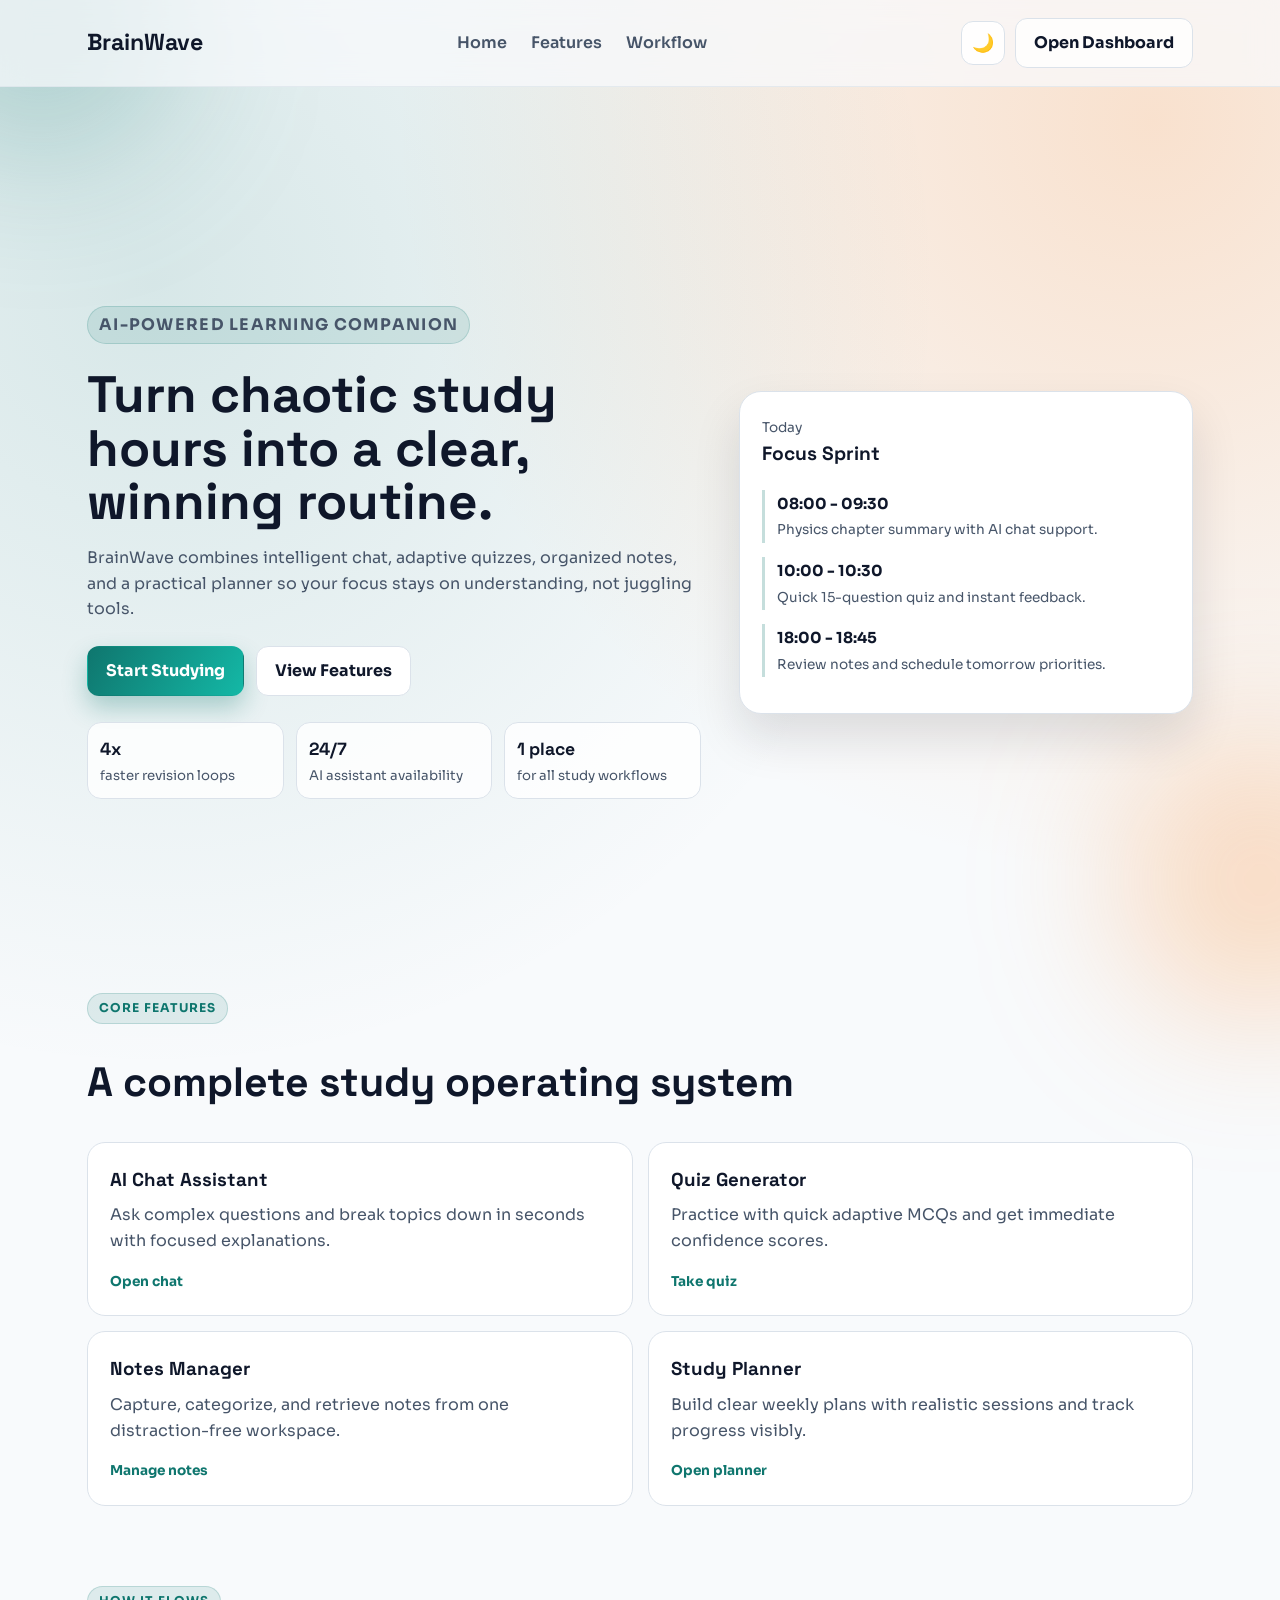
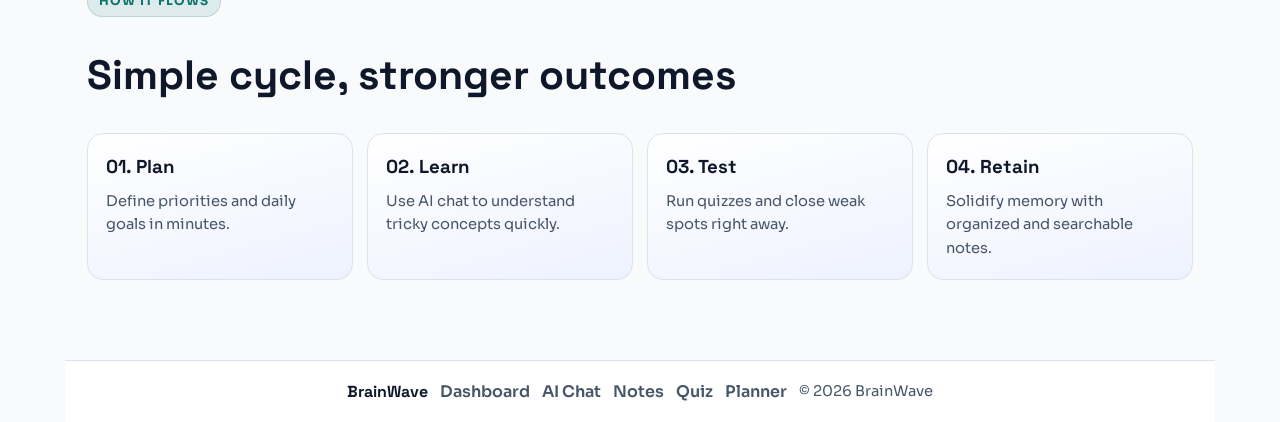
<file: index.html>
<!DOCTYPE html>
<html lang="en">
<head>
  <meta charset="UTF-8" />
  <meta name="viewport" content="width=device-width, initial-scale=1.0" />
  <title>BrainWave AI</title>

  <link rel="stylesheet" href="css/style.css" />
  <link rel="preconnect" href="https://fonts.googleapis.com">
  <link rel="preconnect" href="https://fonts.gstatic.com" crossorigin>
  <link href="https://fonts.googleapis.com/css2?family=Space+Grotesk:wght@400;500;700&family=Sora:wght@400;600;700&display=swap" rel="stylesheet">
  <link rel="stylesheet" href="css/footer.css">
</head>
<body>
  <div class="orb orb-one"></div>
  <div class="orb orb-two"></div>

  <header class="site-header">
    <nav class="navbar">
      <a class="logo" href="index.html">BrainWave</a>

      <ul class="nav-links">
        <li><a href="#home">Home</a></li>
        <li><a href="#features">Features</a></li>
        <li><a href="#workflow">Workflow</a></li>
      </ul>

      <div class="nav-actions">
        <button id="themeToggle" class="theme-toggle" type="button" aria-label="Toggle theme" title="Toggle theme">
          <span id="themeIcon" aria-hidden="true">🌙</span>
        </button>
        <a href="dashboard.html" class="btn ghost">Open Dashboard</a>
      </div>
    </nav>
  </header>

  <main>
    <section class="hero" id="home">
      <div class="hero-text reveal-up">
        <p class="eyebrow">AI-Powered Learning Companion</p>
        <h1>Turn chaotic study hours into a clear, winning routine.</h1>
        <p>
          BrainWave combines intelligent chat, adaptive quizzes, organized notes,
          and a practical planner so your focus stays on understanding, not juggling tools.
        </p>

        <div class="hero-buttons">
          <a href="dashboard.html" class="btn primary">Start Studying</a>
          <a href="#features" class="btn secondary">View Features</a>
        </div>

        <div class="hero-stats">
          <article>
            <h3>4x</h3>
            <p>faster revision loops</p>
          </article>
          <article>
            <h3>24/7</h3>
            <p>AI assistant availability</p>
          </article>
          <article>
            <h3>1 place</h3>
            <p>for all study workflows</p>
          </article>
        </div>
      </div>

      <div class="hero-panel reveal-up-delay">
        <div class="panel-head">
          <span>Today</span>
          <strong>Focus Sprint</strong>
        </div>
        <div class="timeline-item">
          <h4>08:00 - 09:30</h4>
          <p>Physics chapter summary with AI chat support.</p>
        </div>
        <div class="timeline-item">
          <h4>10:00 - 10:30</h4>
          <p>Quick 15-question quiz and instant feedback.</p>
        </div>
        <div class="timeline-item">
          <h4>18:00 - 18:45</h4>
          <p>Review notes and schedule tomorrow priorities.</p>
        </div>
      </div>
    </section>

    <section class="features" id="features">
      <div class="section-head">
        <p class="eyebrow">Core Features</p>
        <h2>A complete study operating system</h2>
      </div>

      <div class="feature-grid">
        <a class="feature-card" href="chat.html">
          <h3>AI Chat Assistant</h3>
          <p>Ask complex questions and break topics down in seconds with focused explanations.</p>
          <span>Open chat</span>
        </a>

        <a class="feature-card" href="quiz.html">
          <h3>Quiz Generator</h3>
          <p>Practice with quick adaptive MCQs and get immediate confidence scores.</p>
          <span>Take quiz</span>
        </a>

        <a class="feature-card" href="notes.html">
          <h3>Notes Manager</h3>
          <p>Capture, categorize, and retrieve notes from one distraction-free workspace.</p>
          <span>Manage notes</span>
        </a>

        <a class="feature-card" href="planner.html">
          <h3>Study Planner</h3>
          <p>Build clear weekly plans with realistic sessions and track progress visibly.</p>
          <span>Open planner</span>
        </a>
      </div>
    </section>

    <section class="workflow" id="workflow">
      <div class="section-head">
        <p class="eyebrow">How It Flows</p>
        <h2>Simple cycle, stronger outcomes</h2>
      </div>
      <div class="workflow-steps">
        <article>
          <h3>01. Plan</h3>
          <p>Define priorities and daily goals in minutes.</p>
        </article>
        <article>
          <h3>02. Learn</h3>
          <p>Use AI chat to understand tricky concepts quickly.</p>
        </article>
        <article>
          <h3>03. Test</h3>
          <p>Run quizzes and close weak spots right away.</p>
        </article>
        <article>
          <h3>04. Retain</h3>
          <p>Solidify memory with organized and searchable notes.</p>
        </article>
      </div>
    </section>
  </main>

  <footer class="site-footer">
    <div class="footer-inner">
      <a class="brand" href="index.html">BrainWave</a>
      <nav>
        <a href="dashboard.html">Dashboard</a>
        <a href="chat.html">AI Chat</a>
        <a href="notes.html">Notes</a>
        <a href="quiz.html">Quiz</a>
        <a href="planner.html">Planner</a>
      </nav>
      <div class="meta">© 2026 BrainWave</div>
    </div>
  </footer>

  <script src="js/app.js"></script>
</body>

</html>
</file>
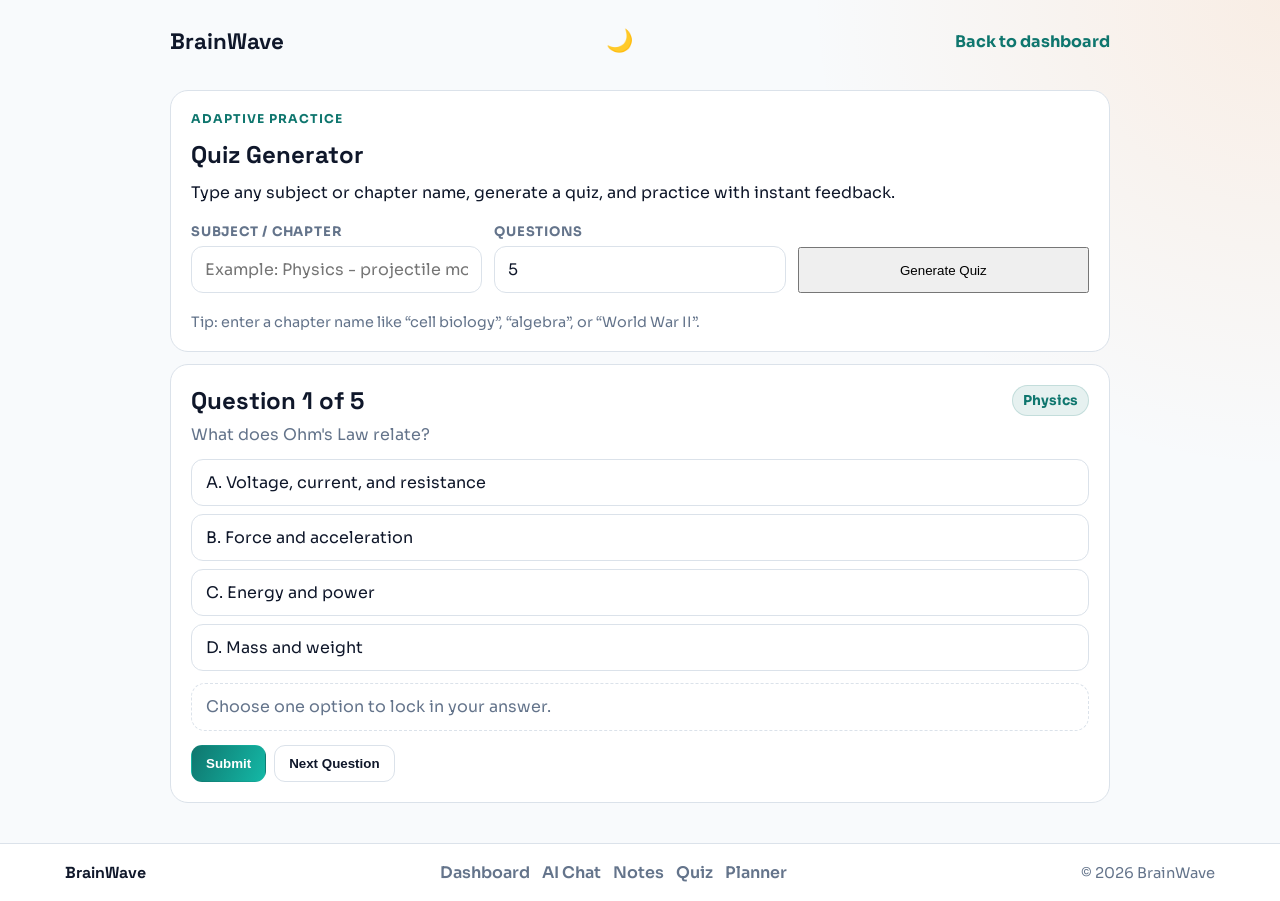
<file: quiz.html>
<!DOCTYPE html>
<html lang="en">
<head>
	<meta charset="UTF-8" />
	<meta name="viewport" content="width=device-width, initial-scale=1.0" />
	<title>BrainWave Quiz</title>
	<link rel="stylesheet" href="css/quiz.css" />
	<link rel="preconnect" href="https://fonts.googleapis.com">
	<link rel="preconnect" href="https://fonts.gstatic.com" crossorigin>
	<link href="https://fonts.googleapis.com/css2?family=Space+Grotesk:wght@400;500;700&family=Sora:wght@400;600;700&display=swap" rel="stylesheet">
	<link rel="stylesheet" href="css/footer.css">
</head>
<body>
	<header class="topbar">
		<a class="logo" href="dashboard.html">BrainWave</a>
		<button id="themeToggle" class="theme-toggle" type="button" aria-label="Toggle theme" title="Toggle theme">
			<span id="themeIcon" aria-hidden="true">🌙</span>
		</button>
		<a class="back" href="dashboard.html">Back to dashboard</a>
	</header>

	<main class="quiz-shell">
		<section class="card intro">
			<p class="eyebrow">Adaptive Practice</p>
			<h1>Quiz Generator</h1>
			<p>Type any subject or chapter name, generate a quiz, and practice with instant feedback.</p>

			<div class="generator-controls">
				<label>
					<span>Subject / chapter</span>
					<input id="subjectInput" type="text" placeholder="Example: Physics - projectile motion" />
				</label>

				<label>
					<span>Questions</span>
					<input id="countInput" type="number" min="1" max="10" value="5" placeholder="5" />
				</label>

				<button type="button" id="generateQuiz" class="primary generate-btn">Generate Quiz</button>
			</div>

			<p class="helper-text">Tip: enter a chapter name like “cell biology”, “algebra”, or “World War II”.</p>
		</section>

		<section class="card question">
			<div class="question-head">
				<h2 id="questionCount">Question 1 of 5</h2>
				<span id="quizTopic">Physics</span>
			</div>

			<p id="questionText">Click “Generate Quiz” to load your practice set.</p>

			<div class="options" id="options"></div>

			<div class="feedback" id="feedback">Your quiz will appear here once generated.</div>

			<div class="actions">
				<button type="button" class="primary" id="submitAnswer">Submit</button>
				<button type="button" class="secondary" id="nextQuestion">Next Question</button>
			</div>
		</section>
	</main>

	<div class="result-overlay" id="resultOverlay" aria-hidden="true">
		<div class="result-modal" role="dialog" aria-modal="true" aria-labelledby="resultTitle">
			<button type="button" class="result-close" id="closeResult" aria-label="Close result">×</button>
			<p class="result-eyebrow">Quiz Result</p>
			<h2 id="resultTitle">Your score is ready</h2>
			<p id="resultSummary"></p>

			<div class="result-stats">
				<div>
					<span>Correct</span>
					<strong id="resultCorrect">0</strong>
				</div>
				<div>
					<span>Total</span>
					<strong id="resultTotal">0</strong>
				</div>
				<div>
					<span>Percentage</span>
					<strong id="resultPercent">0%</strong>
				</div>
			</div>

			<button type="button" class="primary result-action" id="restartQuiz">Generate New Quiz</button>
		</div>
	</div>

	<footer class="site-footer">
		<div class="footer-inner">
			<a class="brand" href="index.html">BrainWave</a>
			<nav>
				<a href="dashboard.html">Dashboard</a>
				<a href="chat.html">AI Chat</a>
				<a href="notes.html">Notes</a>
				<a href="quiz.html">Quiz</a>
				<a href="planner.html">Planner</a>
			</nav>
			<div class="meta">© 2026 BrainWave</div>
		</div>
	</footer>

	<script src="js/app.js"></script>
	<script type="module" src="js/quiz.js"></script>
</body>
</html>
</file>
<file: css/style.css>
:root {
  --bg: #f8fafc;
  --ink: #0f172a;
  --muted: #475569;
  --surface: #ffffff;
  --surface-soft: #eef2ff;
  --teal: #0f766e;
  --orange: #fb923c;
  --line: #dbe2ea;
  --shadow: 0 24px 48px rgba(15, 23, 42, 0.12);
}

* {
  margin: 0;
  padding: 0;
  box-sizing: border-box;
}

body {
  font-family: "Sora", sans-serif;
  color: var(--ink);
  background:
    radial-gradient(circle at 12% 14%, rgba(15, 118, 110, 0.14), transparent 38%),
    radial-gradient(circle at 90% 6%, rgba(251, 146, 60, 0.24), transparent 34%),
    var(--bg);
  min-height: 100vh;
  line-height: 1.6;
  overflow-x: hidden;
}

body.dark-mode {
  --bg: #0f172a;
  --ink: #e2e8f0;
  --muted: #94a3b8;
  --surface: #111827;
  --surface-soft: #1e293b;
  --line: #334155;
  --shadow: 0 24px 48px rgba(2, 6, 23, 0.5);
  background:
    radial-gradient(circle at 12% 14%, rgba(20, 184, 166, 0.18), transparent 38%),
    radial-gradient(circle at 90% 6%, rgba(251, 146, 60, 0.14), transparent 34%),
    var(--bg);
}

.orb {
  position: fixed;
  width: 280px;
  height: 280px;
  border-radius: 50%;
  filter: blur(75px);
  pointer-events: none;
  z-index: -1;
}

.orb-one {
  background: rgba(15, 118, 110, 0.25);
  top: -120px;
  left: -100px;
}

.orb-two {
  background: rgba(251, 146, 60, 0.3);
  bottom: -120px;
  right: -120px;
}

.site-header {
  position: sticky;
  top: 0;
  backdrop-filter: blur(14px);
  background: rgba(248, 250, 252, 0.72);
  border-bottom: 1px solid rgba(219, 226, 234, 0.65);
  z-index: 10;
}

body.dark-mode .site-header {
  background: rgba(15, 23, 42, 0.75);
  border-bottom-color: rgba(51, 65, 85, 0.85);
}

.navbar {
  max-width: 1150px;
  margin: 0 auto;
  padding: 18px 22px;
  display: flex;
  justify-content: space-between;
  align-items: center;
  gap: 16px;
}

.logo {
  font-family: "Space Grotesk", sans-serif;
  font-size: 1.45rem;
  font-weight: 700;
  color: var(--ink);
  text-decoration: none;
}

.nav-links {
  list-style: none;
  display: flex;
  align-items: center;
  gap: 24px;
}

.nav-links a {
  text-decoration: none;
  color: var(--muted);
  font-weight: 600;
  transition: color 0.2s ease;
}

.nav-links a:hover {
  color: var(--teal);
}

.nav-actions {
  display: flex;
  align-items: center;
  gap: 10px;
}

.theme-toggle {
  width: 44px;
  height: 44px;
  border-radius: 12px;
  border: 1px solid var(--line);
  background: rgba(255, 255, 255, 0.85);
  display: inline-flex;
  align-items: center;
  justify-content: center;
  font-size: 1.12rem;
  cursor: pointer;
  transition: transform 0.2s ease, border-color 0.2s ease;
}

.theme-toggle:hover {
  transform: translateY(-2px);
  border-color: rgba(15, 118, 110, 0.35);
}

body.dark-mode .theme-toggle {
  background: rgba(17, 24, 39, 0.85);
}

main {
  max-width: 1150px;
  margin: 0 auto;
  padding: 26px 22px 80px;
}

.hero {
  min-height: 80vh;
  display: grid;
  grid-template-columns: 1.15fr 0.85fr;
  align-items: center;
  gap: 38px;
}

.eyebrow {
  display: inline-block;
  font-size: 0.76rem;
  text-transform: uppercase;
  letter-spacing: 0.08em;
  font-weight: 700;
  color: var(--teal);
  background: rgba(15, 118, 110, 0.11);
  border: 1px solid rgba(15, 118, 110, 0.18);
  padding: 5px 11px;
  border-radius: 999px;
  margin-bottom: 16px;
}

.hero-text h1 {
  font-family: "Space Grotesk", sans-serif;
  font-size: clamp(2rem, 4vw, 3.7rem);
  line-height: 1.05;
  margin-bottom: 16px;
  max-width: 16ch;
}

.hero-text p {
  color: var(--muted);
  font-size: 1rem;
  max-width: 60ch;
  margin-bottom: 24px;
}

.hero-buttons {
  display: flex;
  flex-wrap: wrap;
  gap: 12px;
  margin-bottom: 26px;
}

.btn {
  display: inline-flex;
  align-items: center;
  justify-content: center;
  border-radius: 12px;
  padding: 11px 18px;
  font-weight: 700;
  text-decoration: none;
  border: 1px solid transparent;
  transition: transform 0.2s ease, box-shadow 0.2s ease;
}

.btn:hover {
  transform: translateY(-2px);
}

.primary {
  color: #fff;
  background: linear-gradient(120deg, var(--teal), #14b8a6);
  box-shadow: 0 12px 24px rgba(15, 118, 110, 0.3);
}

.secondary {
  color: var(--ink);
  border-color: var(--line);
  background: #fff;
}

body.dark-mode .secondary {
  background: #0b1220;
}

.ghost {
  color: var(--ink);
  border-color: var(--line);
  background: rgba(255, 255, 255, 0.8);
}

body.dark-mode .ghost {
  background: rgba(17, 24, 39, 0.8);
}

.hero-stats {
  display: grid;
  grid-template-columns: repeat(3, minmax(0, 1fr));
  gap: 12px;
}

.hero-stats article {
  background: rgba(255, 255, 255, 0.8);
  border: 1px solid var(--line);
  border-radius: 14px;
  padding: 12px;
}

body.dark-mode .hero-stats article {
  background: rgba(17, 24, 39, 0.9);
}

.hero-stats h3 {
  font-family: "Space Grotesk", sans-serif;
  font-size: 1.1rem;
  margin-bottom: 2px;
}

.hero-stats p {
  margin: 0;
  font-size: 0.83rem;
}

.hero-panel {
  background: var(--surface);
  border-radius: 22px;
  border: 1px solid var(--line);
  padding: 22px;
  box-shadow: var(--shadow);
}

.panel-head {
  margin-bottom: 20px;
}

.panel-head span {
  color: var(--muted);
  font-size: 0.85rem;
}

.panel-head strong {
  display: block;
  font-size: 1.2rem;
  font-family: "Space Grotesk", sans-serif;
}

.timeline-item {
  border-left: 3px solid rgba(15, 118, 110, 0.24);
  padding: 2px 0 2px 12px;
  margin-bottom: 14px;
}

.timeline-item h4 {
  font-size: 0.95rem;
  margin-bottom: 3px;
}

.timeline-item p {
  font-size: 0.85rem;
  color: var(--muted);
}

section {
  margin-top: 80px;
}

.section-head h2 {
  font-family: "Space Grotesk", sans-serif;
  font-size: clamp(1.7rem, 3.2vw, 2.7rem);
  margin-top: 10px;
}

.feature-grid {
  margin-top: 26px;
  display: grid;
  grid-template-columns: repeat(2, minmax(0, 1fr));
  gap: 15px;
}

.feature-card {
  text-decoration: none;
  color: inherit;
  padding: 22px;
  border-radius: 18px;
  background: var(--surface);
  border: 1px solid var(--line);
  transition: transform 0.2s ease, border-color 0.2s ease;
}

.feature-card:hover {
  transform: translateY(-4px);
  border-color: rgba(15, 118, 110, 0.4);
}

.feature-card h3 {
  font-family: "Space Grotesk", sans-serif;
  margin-bottom: 8px;
}

.feature-card p {
  color: var(--muted);
  margin-bottom: 14px;
}

.feature-card span {
  font-size: 0.85rem;
  font-weight: 700;
  color: var(--teal);
}

.workflow-steps {
  margin-top: 24px;
  display: grid;
  grid-template-columns: repeat(4, minmax(0, 1fr));
  gap: 14px;
}

.workflow-steps article {
  background: linear-gradient(165deg, #ffffff, var(--surface-soft));
  border: 1px solid var(--line);
  border-radius: 16px;
  padding: 18px;
}

body.dark-mode .workflow-steps article {
  background: linear-gradient(165deg, #111827, var(--surface-soft));
}

.workflow-steps h3 {
  font-family: "Space Grotesk", sans-serif;
  margin-bottom: 8px;
}

.workflow-steps p {
  color: var(--muted);
  font-size: 0.92rem;
}

.site-footer {
  max-width: 1150px;
  margin: 0 auto;
  padding: 28px 22px 50px;
  display: flex;
  justify-content: space-between;
  align-items: center;
  border-top: 1px solid rgba(219, 226, 234, 0.65);
}

body.dark-mode .site-footer {
  border-top-color: rgba(51, 65, 85, 0.85);
}

.site-footer p {
  font-family: "Space Grotesk", sans-serif;
  font-weight: 700;
}

.site-footer a {
  text-decoration: none;
  color: var(--teal);
  font-weight: 700;
}

.reveal-up,
.reveal-up-delay {
  opacity: 0;
  transform: translateY(20px);
  animation: revealUp 0.7s ease forwards;
}

.reveal-up-delay {
  animation-delay: 0.18s;
}

@keyframes revealUp {
  to {
    opacity: 1;
    transform: translateY(0);
  }
}

@media (max-width: 960px) {
  .hero {
    grid-template-columns: 1fr;
    min-height: 0;
  }

  .hero-text h1 {
    max-width: none;
  }

  .feature-grid,
  .workflow-steps {
    grid-template-columns: 1fr;
  }
}

@media (max-width: 700px) {
  .navbar {
    flex-wrap: wrap;
    justify-content: center;
  }

  .nav-actions {
    order: 2;
  }

  .nav-links {
    width: 100%;
    justify-content: center;
    order: 3;
  }

  .hero-stats {
    grid-template-columns: 1fr;
  }

  .site-footer {
    flex-direction: column;
    gap: 10px;
  }
}
</file>
<file: css/footer.css>
/* Shared footer styles */
:root{
  --footer-bg: linear-gradient(180deg, rgba(255,255,255,0.02), rgba(0,0,0,0));
}

body.dark-mode .site-footer{
  --footer-surface: #0b1220;
}

.site-footer{
  width:100%;
  border-top:1px solid var(--line);
  background: var(--surface);
  color:var(--muted);
  padding:18px 22px;
  font-family: "Sora", sans-serif;
}

.site-footer .footer-inner{
  max-width:1150px;
  margin:0 auto;
  display:flex;
  gap:12px;
  align-items:center;
  justify-content:space-between;
  flex-wrap:wrap;
}

.site-footer .brand{
  font-family: "Space Grotesk", sans-serif;
  font-weight:700;
  color:var(--ink);
  text-decoration:none;
}

.site-footer nav{display:flex;gap:12px;align-items:center;flex-wrap:wrap}
.site-footer a{color:var(--muted);text-decoration:none;font-weight:600}
.site-footer a:hover{color:var(--ink)}

.site-footer .meta{font-size:0.92rem;color:var(--muted)}

@media (max-width:700px){
  .site-footer .footer-inner{flex-direction:column;align-items:flex-start;gap:10px}
}
</file>
<file: css/quiz.css>
:root {
	--bg: #f8fafc;
	--ink: #0f172a;
	--muted: #64748b;
	--line: #dbe2ea;
	--surface: #ffffff;
	--teal: #0f766e;
	--orange: #fb923c;
}

body.dark-mode {
	--bg: #0f172a;
	--ink: #e2e8f0;
	--muted: #94a3b8;
	--line: #334155;
	--surface: #1e293b;
	--teal: #14b8a6;
}

* {
	margin: 0;
	padding: 0;
	box-sizing: border-box;
}

body {
	font-family: "Sora", sans-serif;
	background: radial-gradient(circle at top right, rgba(251, 146, 60, 0.12), transparent 30%), var(--bg);
	color: var(--ink);
}

.topbar {
	max-width: 980px;
	margin: 0 auto;
	padding: 20px;
	display: flex;
	justify-content: space-between;
	align-items: center;
}

.logo,
.back {
	text-decoration: none;
}

.logo {
	color: var(--ink);
	font-family: "Space Grotesk", sans-serif;
	font-size: 1.4rem;
	font-weight: 700;
}

.back {
	color: var(--teal);
	font-weight: 700;
}

.theme-toggle {
	background: none;
	border: none;
	font-size: 22px;
	cursor: pointer;
	padding: 8px;
	display: flex;
	align-items: center;
	justify-content: center;
	border-radius: 8px;
	transition: background-color 0.2s ease;
}

.theme-toggle:hover {
	background-color: rgba(15, 118, 110, 0.1);
}

body.dark-mode .theme-toggle:hover {
	background-color: rgba(20, 184, 166, 0.15);
}

.quiz-shell {
	max-width: 980px;
	margin: 0 auto;
	padding: 8px 20px 40px;
	display: grid;
	gap: 12px;
}

.intro {
	display: grid;
	gap: 12px;
}

.generator-controls {
	display: grid;
	grid-template-columns: repeat(3, minmax(0, 1fr));
	gap: 12px;
	align-items: end;
	margin-top: 8px;
}

.generator-controls label {
	display: grid;
	gap: 6px;
}

.generator-controls span {
	font-size: 0.82rem;
	font-weight: 700;
	color: var(--muted);
	text-transform: uppercase;
	letter-spacing: 0.06em;
}

.generator-controls select {
	width: 100%;
	border: 1px solid var(--line);
	border-radius: 12px;
	background: var(--surface);
	color: var(--ink);
	font: inherit;
	padding: 12px 13px;
	outline: none;
}

.generator-controls input {
	width: 100%;
	border: 1px solid var(--line);
	border-radius: 12px;
	background: var(--surface);
	color: var(--ink);
	font: inherit;
	padding: 12px 13px;
	outline: none;
	transition: border-color 0.2s ease, box-shadow 0.2s ease;
}

.generator-controls input[type="number"] {
	appearance: textfield;
}

.generator-controls input::-webkit-outer-spin-button,
.generator-controls input::-webkit-inner-spin-button {
	appearance: none;
	margin: 0;
}

.generator-controls input:focus,
.generator-controls select:focus {
	border-color: var(--teal);
	box-shadow: 0 0 0 3px rgba(15, 118, 110, 0.12);
}

body.dark-mode .generator-controls input:focus,
body.dark-mode .generator-controls select:focus {
	border-color: #14b8a6;
	box-shadow: 0 0 0 3px rgba(20, 184, 166, 0.12);
}

.helper-text {
	margin-top: 10px;
	font-size: 0.9rem;
	color: var(--muted);
}

.generate-btn {
	height: 46px;
	white-space: nowrap;
}

.card {
	background: var(--surface);
	border: 1px solid var(--line);
	border-radius: 18px;
	padding: 20px;
}

h1,
h2 {
	font-family: "Space Grotesk", sans-serif;
}

.eyebrow {
	color: var(--teal);
	font-size: 0.76rem;
	text-transform: uppercase;
	letter-spacing: 0.08em;
	font-weight: 700;
}

.intro p:last-child {
	margin-top: 8px;
	color: var(--muted);
}

.question p {
	margin-top: 8px;
	color: var(--muted);
}

.question-head {
	display: flex;
	justify-content: space-between;
	align-items: center;
	gap: 12px;
}

.question-head span {
	font-size: 0.85rem;
	font-weight: 700;
	color: var(--teal);
	background: rgba(15, 118, 110, 0.1);
	border: 1px solid rgba(15, 118, 110, 0.16);
	padding: 6px 10px;
	border-radius: 999px;
}

body.dark-mode .question-head span {
	background: rgba(20, 184, 166, 0.15);
	border-color: rgba(20, 184, 166, 0.3);
	color: #14b8a6;
}

.options {
	margin-top: 14px;
	display: grid;
	gap: 8px;
}

.options button {
	text-align: left;
	background: var(--surface);
	border: 1px solid var(--line);
	border-radius: 12px;
	padding: 12px 14px;
	font: inherit;
	cursor: pointer;
	color: var(--ink);
	transition: border-color 0.2s ease, transform 0.2s ease, background 0.2s ease;
}

.options button:hover {
	border-color: var(--teal);
	transform: translateY(-1px);
}

.options button.selected {
	border-color: #7c3aed;
	background: #ede9fe;
	color: var(--ink);
}

body.dark-mode .options button.selected {
	background: #5b21b6;
	border-color: #a78bfa;
	color: #e2e8f0;
}

.options button.correct {
	border-color: #16a34a;
	background: #dcfce7;
	color: var(--ink);
}

body.dark-mode .options button.correct {
	background: #15803d;
	border-color: #4ade80;
	color: #f0fdf4;
}

.options button.wrong {
	border-color: #ef4444;
	background: #fee2e2;
	color: var(--ink);
}

body.dark-mode .options button.wrong {
	background: #7f1d1d;
	border-color: #f87171;
	color: #fecaca;
}

.feedback {
	margin-top: 12px;
	min-height: 48px;
	border-radius: 14px;
	padding: 12px 14px;
	border: 1px dashed var(--line);
	background: var(--surface);
	color: var(--muted);
}

body.dark-mode .feedback {
	background: #2d3748;
	border-color: var(--line);
	color: var(--muted);
}

.actions {
	margin-top: 14px;
	display: flex;
	gap: 8px;
	flex-wrap: wrap;
}

.actions button {
	border-radius: 11px;
	padding: 10px 14px;
	font-weight: 700;
	border: 1px solid transparent;
}

.actions .primary {
	background: linear-gradient(115deg, var(--teal), #14b8a6);
	color: #fff;
}

.actions .secondary {
	background: var(--surface);
	border-color: var(--line);
	color: var(--ink);
}

.result-overlay {
	position: fixed;
	inset: 0;
	background: rgba(15, 23, 42, 0.58);
	display: none;
	align-items: center;
	justify-content: center;
	padding: 18px;
	z-index: 50;
}

body.dark-mode .result-overlay {
	background: rgba(0, 0, 0, 0.75);
}

.result-overlay.open {
	display: flex;
}

.result-modal {
	position: relative;
	width: min(520px, 100%);
	background: linear-gradient(170deg, var(--surface), #f8fbff);
	border: 1px solid var(--line);
	border-radius: 22px;
	padding: 24px;
	box-shadow: 0 30px 60px rgba(15, 23, 42, 0.28);
}

body.dark-mode .result-modal {
	background: linear-gradient(170deg, #1e293b, #111827);
	box-shadow: 0 30px 60px rgba(0, 0, 0, 0.5);
}

.result-close {
	position: absolute;
	top: 14px;
	right: 14px;
	width: 36px;
	height: 36px;
	border: none;
	border-radius: 50%;
	background: #eef2ff;
	color: var(--ink);
	font-size: 1.2rem;
	font-weight: 700;
	cursor: pointer;
}

body.dark-mode .result-close {
	background: #334155;
	color: var(--ink);
}

.result-eyebrow {
	font-size: 0.76rem;
	font-weight: 700;
	letter-spacing: 0.08em;
	text-transform: uppercase;
	color: var(--teal);
	margin-bottom: 8px;
}

.result-modal h2 {
	margin-bottom: 8px;
}

.result-summary {
	color: var(--muted);
}

.result-stats {
	display: grid;
	grid-template-columns: repeat(3, minmax(0, 1fr));
	gap: 10px;
	margin-top: 18px;
}

.result-stats div {
	border-radius: 16px;
	padding: 14px;
	background: var(--surface);
	border: 1px solid var(--line);
	text-align: center;
}

.result-stats span {
	display: block;
	font-size: 0.78rem;
	font-weight: 700;
	letter-spacing: 0.06em;
	text-transform: uppercase;
	color: var(--muted);
	margin-bottom: 6px;
}

.result-stats strong {
	font-family: "Space Grotesk", sans-serif;
	font-size: 1.7rem;
	color: var(--ink);
}

.result-action {
	width: 100%;
	margin-top: 18px;
}

@media (max-width: 860px) {
	.generator-controls {
		grid-template-columns: 1fr;
	}

	.generate-btn {
		width: 100%;
	}
}

@media (max-width: 620px) {
	.topbar {
		flex-direction: column;
		align-items: flex-start;
		gap: 6px;
	}

	.question-head {
		flex-direction: column;
		align-items: flex-start;
	}

	.actions {
		flex-direction: column;
	}

	.actions button {
		width: 100%;
	}

	.result-stats {
		grid-template-columns: 1fr;
	}
}
</file>
